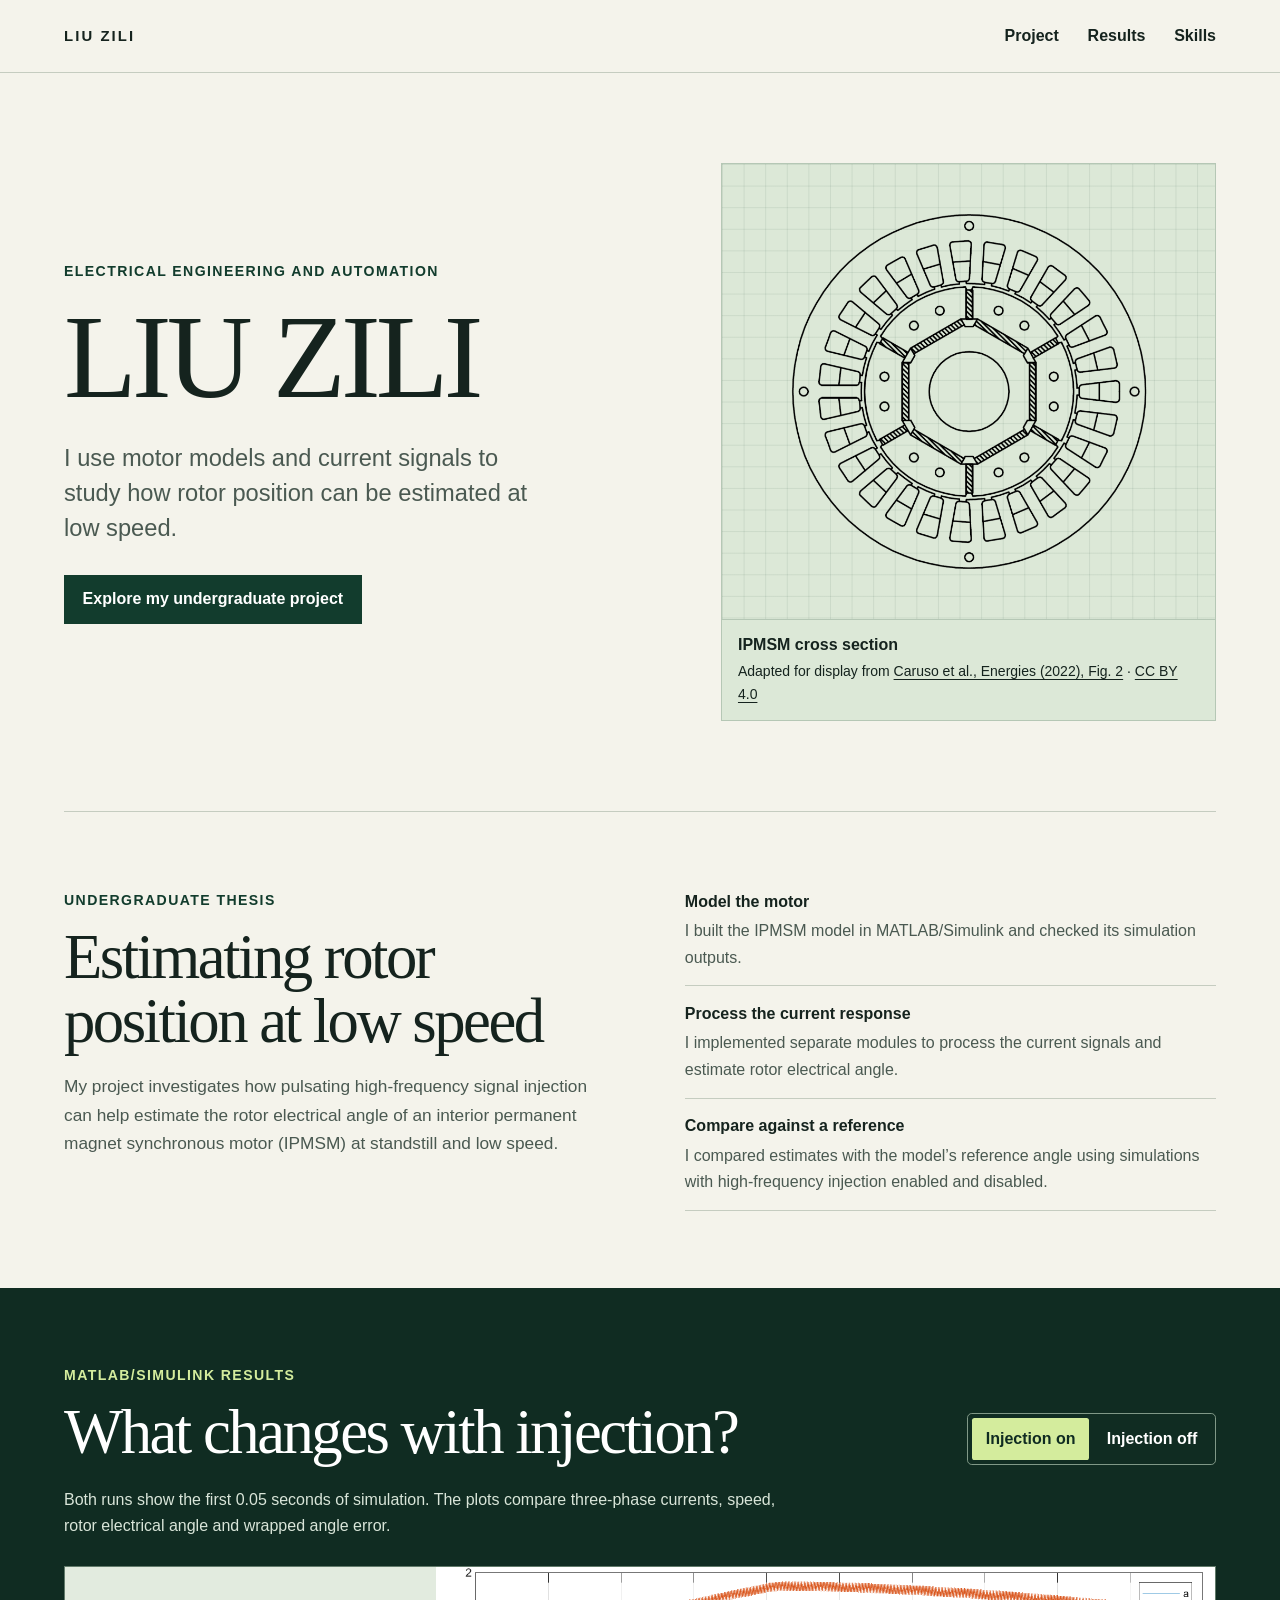
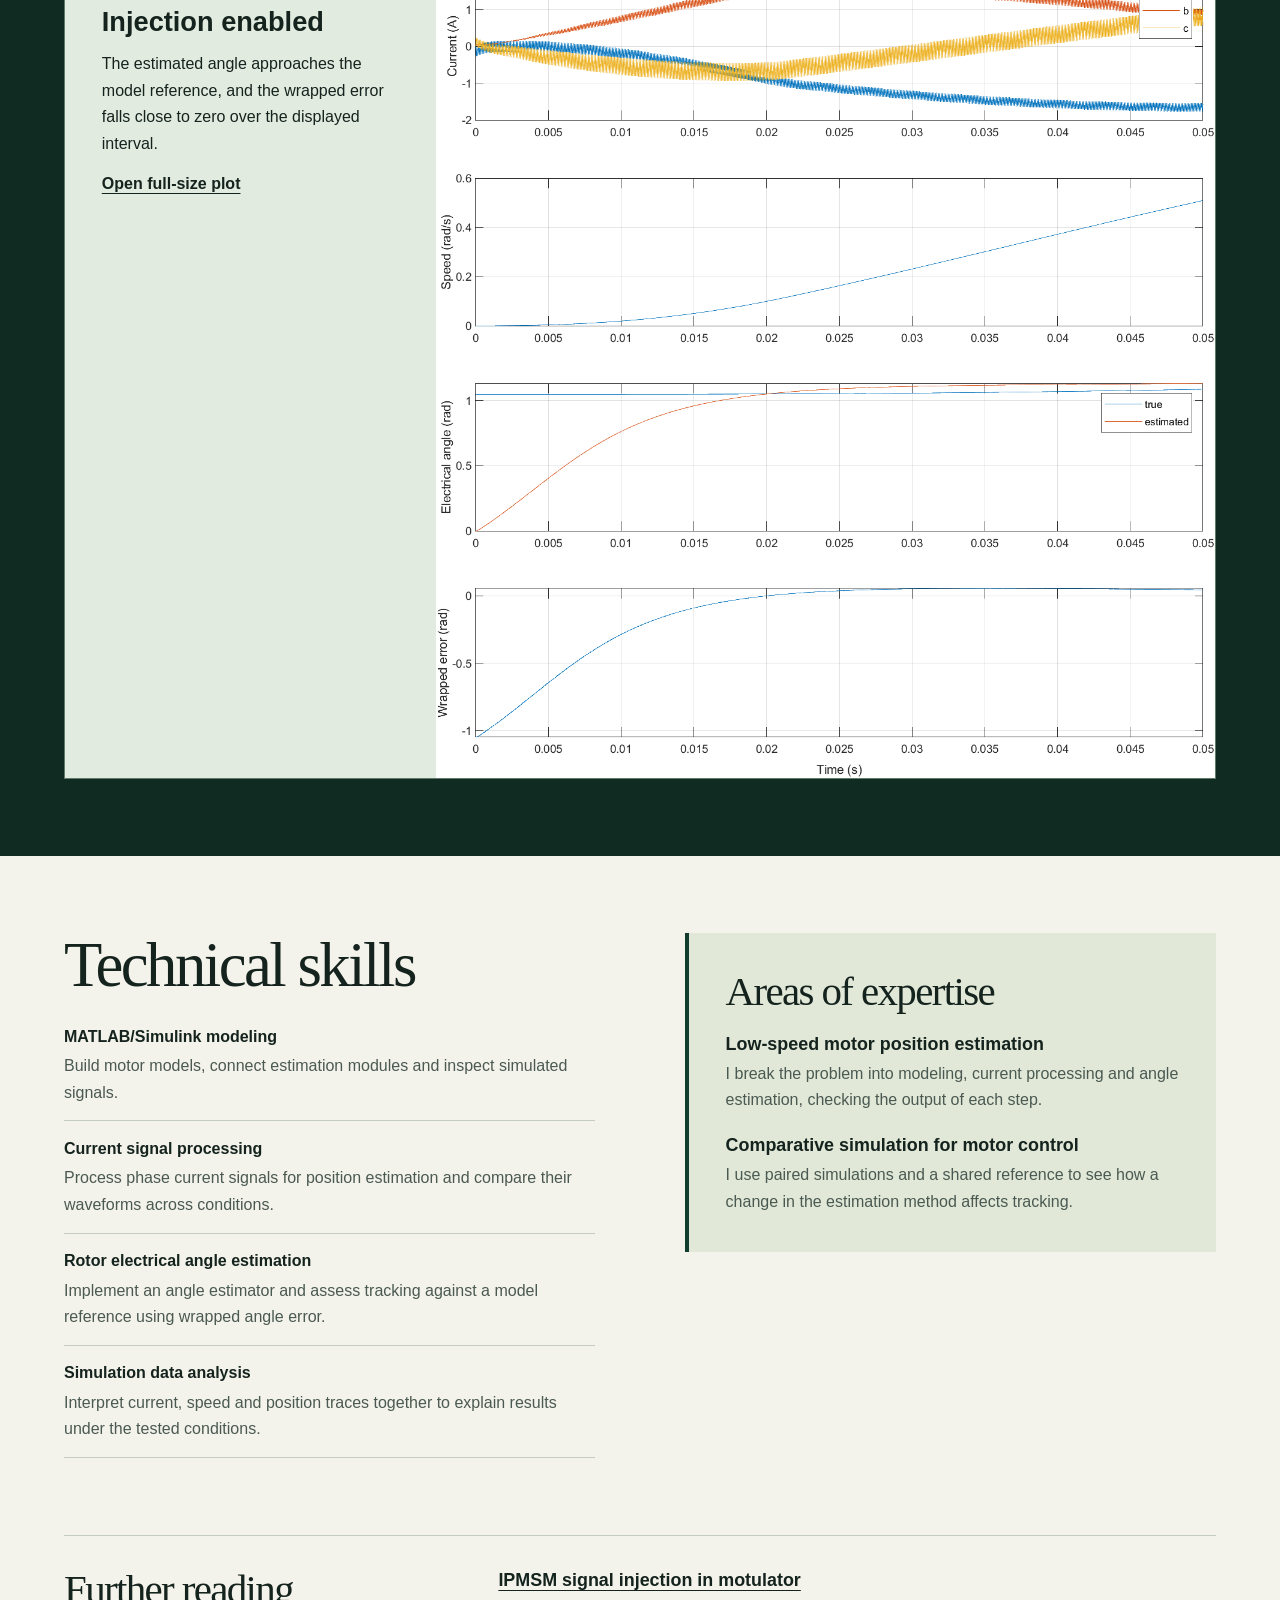
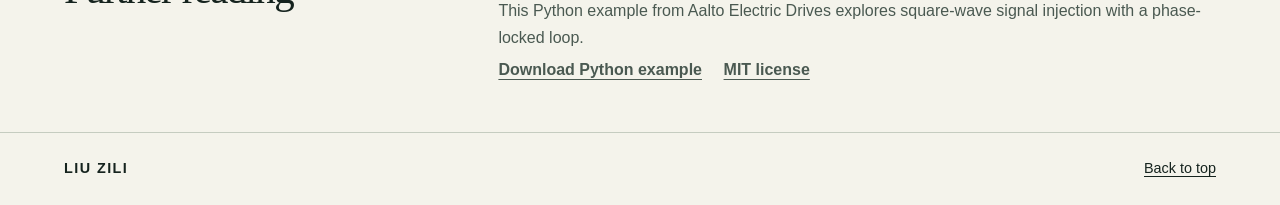
<file: v1/index.html>
<!doctype html>
<html lang="en">
<head>
  <meta charset="utf-8">
  <meta name="viewport" content="width=device-width, initial-scale=1">
  <meta name="description" content="LIU ZILI’s electrical engineering portfolio, featuring MATLAB/Simulink work on low-speed rotor position estimation.">
  <title>LIU ZILI | Electrical Engineering Portfolio</title>
  <link rel="stylesheet" href="styles.css">
  <script src="comparison.js" defer></script>
</head>
<body id="top">
  <a class="skip-link" href="#main">Skip to content</a>

  <header class="site-header">
    <div class="wrap header-inner">
      <a class="brand" href="#top">LIU ZILI</a>
      <nav aria-label="Main navigation">
        <a href="#project">Project</a>
        <a href="#results">Results</a>
        <a href="#skills">Skills</a>
      </nav>
    </div>
  </header>

  <main id="main" tabindex="-1">
    <section class="hero wrap" aria-labelledby="name">
      <div class="hero-copy">
        <p class="eyebrow">Electrical Engineering and Automation</p>
        <h1 id="name">LIU ZILI</h1>
        <p class="hero-lead">I use motor models and current signals to study how rotor position can be estimated at low speed.</p>
        <a class="button" href="#project">Explore my undergraduate project</a>
      </div>

      <figure class="hero-figure">
        <div class="diagram">
          <img src="assets/ipmsm-cross-section.png" width="1395" height="1398"
            alt="Cross section of an interior permanent magnet synchronous motor, with stator slots around a rotor containing embedded magnets."
            fetchpriority="high">
        </div>
        <figcaption>
          <strong>IPMSM cross section</strong>
          <span>Adapted for display from <a href="https://doi.org/10.3390/en15144956">Caruso et al., Energies (2022), Fig. 2</a> · <a href="https://creativecommons.org/licenses/by/4.0/">CC BY 4.0</a></span>
        </figcaption>
      </figure>
    </section>

    <section class="project-section wrap" id="project" aria-labelledby="project-heading">
      <div>
        <p class="eyebrow">Undergraduate thesis</p>
        <h2 id="project-heading">Estimating rotor position at low speed</h2>
        <p>My project investigates how pulsating high-frequency signal injection can help estimate the rotor electrical angle of an interior permanent magnet synchronous motor (IPMSM) at standstill and low speed.</p>
      </div>
      <dl class="process">
        <div>
          <dt>Model the motor</dt>
          <dd>I built the IPMSM model in MATLAB/Simulink and checked its simulation outputs.</dd>
        </div>
        <div>
          <dt>Process the current response</dt>
          <dd>I implemented separate modules to process the current signals and estimate rotor electrical angle.</dd>
        </div>
        <div>
          <dt>Compare against a reference</dt>
          <dd>I compared estimates with the model’s reference angle using simulations with high-frequency injection enabled and disabled.</dd>
        </div>
      </dl>
    </section>

    <section class="results-section" id="results" aria-labelledby="results-heading">
      <div class="wrap">
        <div class="results-heading">
          <div>
            <p class="eyebrow">MATLAB/Simulink results</p>
            <h2 id="results-heading">What changes with injection?</h2>
          </div>
          <div class="comparison-controls" role="group" aria-label="High-frequency injection" hidden>
            <button type="button" aria-pressed="true" aria-controls="injection-on">Injection on</button>
            <button type="button" aria-pressed="false" aria-controls="injection-off">Injection off</button>
          </div>
        </div>

        <p class="results-intro">Both runs show the first 0.05 seconds of simulation. The plots compare three-phase currents, speed, rotor electrical angle and wrapped angle error.</p>

        <div class="result-panels">
          <figure class="result" id="injection-on">
            <figcaption>
              <h3>Injection enabled</h3>
              <p>The estimated angle approaches the model reference, and the wrapped error falls close to zero over the displayed interval.</p>
              <a href="assets/injection-on.png">Open full-size plot</a>
            </figcaption>
            <img src="assets/injection-on.png" width="1298" height="1352" loading="lazy"
              alt="Four simulation traces with injection enabled. Phase current traces contain high-frequency oscillations, speed rises, and the estimated electrical angle approaches the reference as the wrapped error falls close to zero.">
          </figure>
          <figure class="result" id="injection-off">
            <figcaption>
              <h3>Injection disabled</h3>
              <p>The estimated angle stays at zero over the displayed interval, while the model reference remains near one radian.</p>
              <a href="assets/injection-off.png">Open full-size plot</a>
            </figcaption>
            <img src="assets/injection-off.png" width="1308" height="1026" loading="lazy"
              alt="Four simulation traces with injection disabled. Phase current traces are smooth, speed rises, and the estimated electrical angle stays at zero while the reference remains near one radian.">
          </figure>
        </div>
      </div>
    </section>

    <section class="skills-section wrap" id="skills" aria-labelledby="skills-heading">
      <div>
        <h2 id="skills-heading">Technical skills</h2>
        <dl class="skills-list">
          <div>
            <dt>MATLAB/Simulink modeling</dt>
            <dd>Build motor models, connect estimation modules and inspect simulated signals.</dd>
          </div>
          <div>
            <dt>Current signal processing</dt>
            <dd>Process phase current signals for position estimation and compare their waveforms across conditions.</dd>
          </div>
          <div>
            <dt>Rotor electrical angle estimation</dt>
            <dd>Implement an angle estimator and assess tracking against a model reference using wrapped angle error.</dd>
          </div>
          <div>
            <dt>Simulation data analysis</dt>
            <dd>Interpret current, speed and position traces together to explain results under the tested conditions.</dd>
          </div>
        </dl>
      </div>

      <div class="expertise">
        <h2>Areas of expertise</h2>
        <h3>Low-speed motor position estimation</h3>
        <p>I break the problem into modeling, current processing and angle estimation, checking the output of each step.</p>
        <h3>Comparative simulation for motor control</h3>
        <p>I use paired simulations and a shared reference to see how a change in the estimation method affects tracking.</p>
      </div>
    </section>

    <section class="references wrap" aria-labelledby="references-heading">
      <h2 id="references-heading">Further reading</h2>
      <div>
        <h3><a href="https://aalto-electric-drives.github.io/motulator/drive_examples/signal_inj/plot_2kw_ipmsm_signal_inj.html">IPMSM signal injection in motulator</a></h3>
        <p>This Python example from Aalto Electric Drives explores square-wave signal injection with a phase-locked loop.</p>
        <p class="reference-links">
          <a href="assets/plot_2kw_ipmsm_signal_inj.py" download>Download Python example</a>
          <a href="assets/LICENSE-motulator.txt">MIT license</a>
        </p>
      </div>
    </section>
  </main>

  <footer class="site-footer">
    <div class="wrap footer-inner">
      <span>LIU ZILI</span>
      <a href="#top">Back to top</a>
    </div>
  </footer>
</body>
</html>
</file>
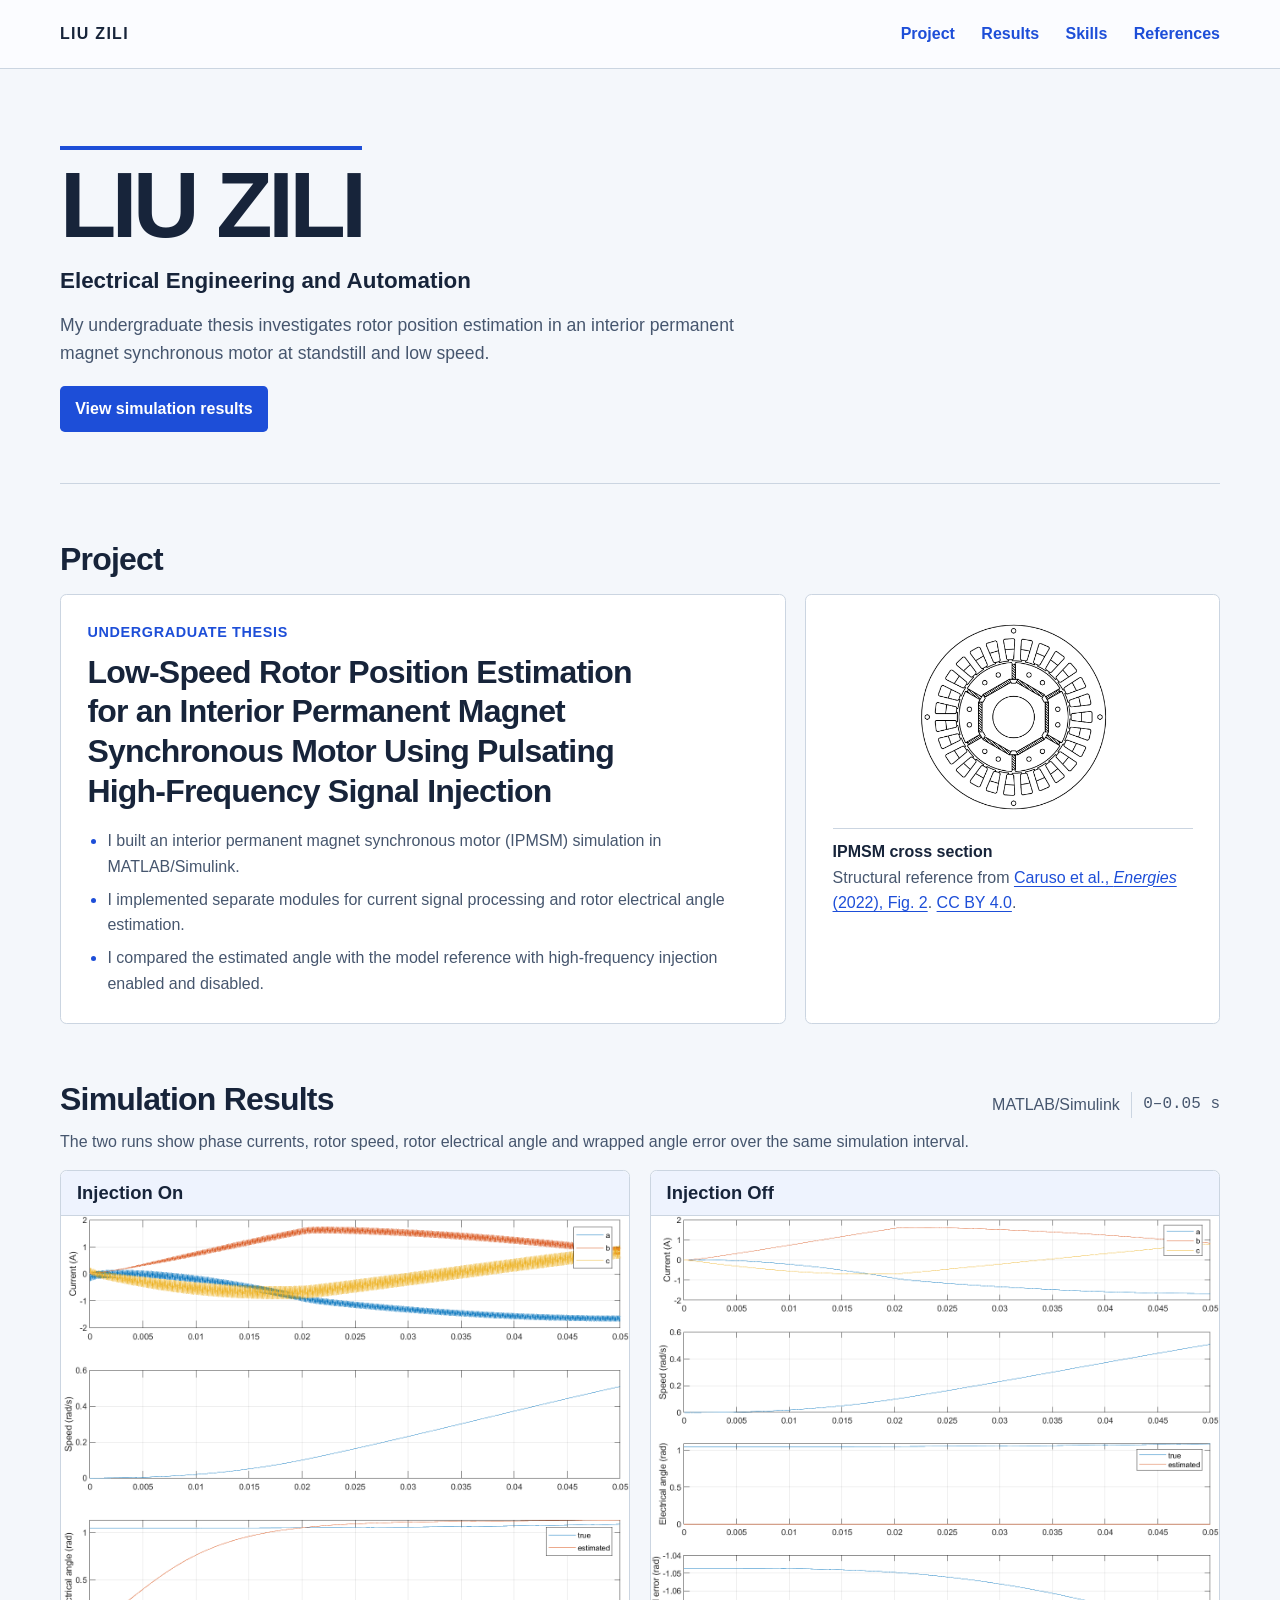
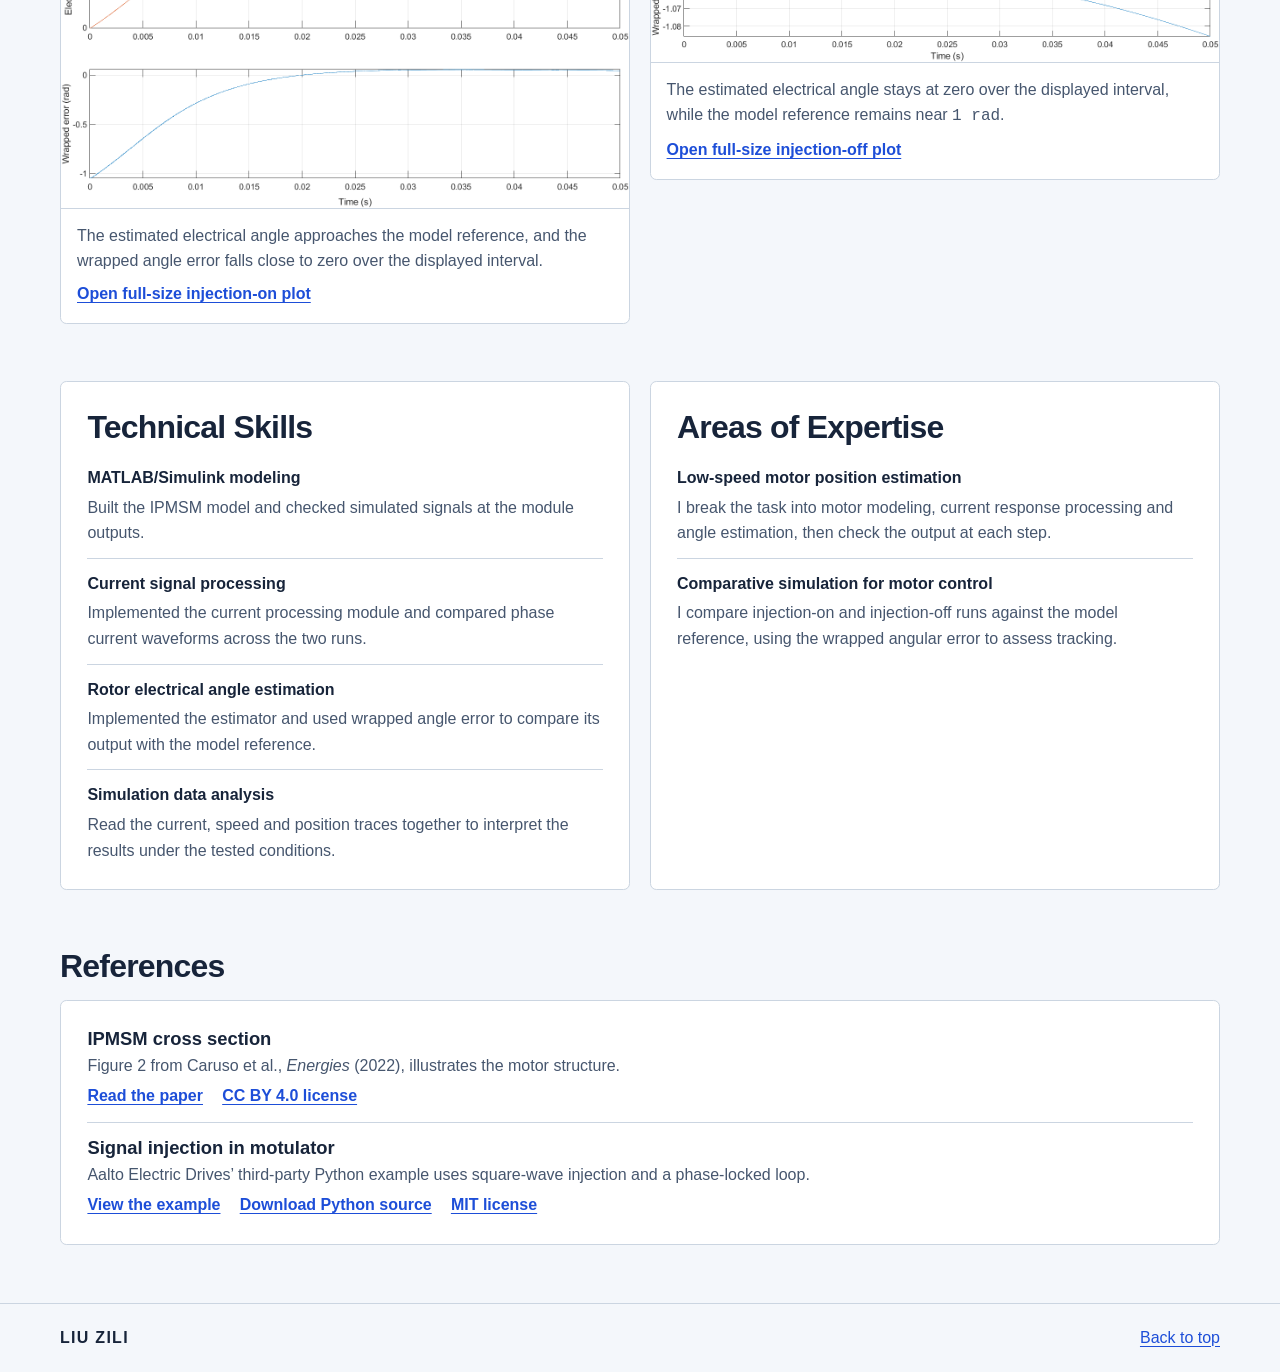
<file: v2/index.html>
<!doctype html>
<html lang="en">
<head>
  <meta charset="utf-8">
  <meta name="viewport" content="width=device-width, initial-scale=1">
  <meta name="description" content="LIU ZILI’s electrical engineering portfolio and side-by-side MATLAB/Simulink results for low-speed rotor position estimation.">
  <title>LIU ZILI | Electrical Engineering and Automation</title>
  <link rel="icon" href="assets/ipmsm-cross-section.png" type="image/png">
  <link rel="stylesheet" href="styles.css">
</head>
<body id="top">
  <a class="skip-link" href="#main">Skip to content</a>

  <header class="site-header">
    <div class="container header-inner">
      <a class="brand" href="#top">LIU ZILI</a>
      <nav aria-label="Main navigation">
        <a href="#project">Project</a>
        <a href="#results">Results</a>
        <a href="#skills">Skills</a>
        <a href="#references">References</a>
      </nav>
    </div>
  </header>

  <main class="container" id="main" tabindex="-1">
    <section class="intro" aria-labelledby="name">
      <h1 id="name">LIU ZILI</h1>
      <p class="discipline">Electrical Engineering and Automation</p>
      <p class="intro-text">My undergraduate thesis investigates rotor position estimation in an interior permanent magnet synchronous motor at standstill and low speed.</p>
      <a class="button" href="#results">View simulation results</a>
    </section>

    <section class="section" id="project" aria-labelledby="project-heading">
      <h2 id="project-heading">Project</h2>
      <div class="project-grid">
        <article class="panel project-details" aria-labelledby="thesis-title">
          <p class="label">Undergraduate thesis</p>
          <h3 id="thesis-title">Low-Speed Rotor Position Estimation for an Interior Permanent Magnet Synchronous Motor Using Pulsating High-Frequency Signal Injection</h3>
          <ul class="contributions">
            <li>I built an interior permanent magnet synchronous motor (IPMSM) simulation in MATLAB/Simulink.</li>
            <li>I implemented separate modules for current signal processing and rotor electrical angle estimation.</li>
            <li>I compared the estimated angle with the model reference with high-frequency injection enabled and disabled.</li>
          </ul>
        </article>
        <figure class="panel motor-figure">
          <img src="assets/ipmsm-cross-section.png" width="1395" height="1398"
            alt="Cross section of an IPMSM showing stator slots around a rotor with embedded magnets.">
          <figcaption>
            <strong>IPMSM cross section</strong>
            <p>Structural reference from <a href="https://doi.org/10.3390/en15144956">Caruso et al., <cite>Energies</cite> (2022), Fig. 2</a>. <a href="https://creativecommons.org/licenses/by/4.0/">CC BY 4.0</a>.</p>
          </figcaption>
        </figure>
      </div>
    </section>

    <section class="section" id="results" aria-labelledby="results-heading">
      <div class="section-heading">
        <h2 id="results-heading">Simulation Results</h2>
        <p class="simulation-meta"><span>MATLAB/Simulink</span><span class="measurement">0–0.05 s</span></p>
      </div>
      <p class="section-description">The two runs show phase currents, rotor speed, rotor electrical angle and wrapped angle error over the same simulation interval.</p>
      <div class="comparison-grid">
        <article class="panel plot" aria-labelledby="injection-on-heading">
          <h3 id="injection-on-heading">Injection On</h3>
          <figure>
            <img src="assets/injection-on.png" width="1298" height="1352" loading="lazy"
              alt="With injection on, the phase currents show high-frequency oscillations and rotor speed rises. The estimated electrical angle approaches the model reference, and the wrapped error falls close to zero.">
            <figcaption>
              <p>The estimated electrical angle approaches the model reference, and the wrapped angle error falls close to zero over the displayed interval.</p>
              <a href="assets/injection-on.png">Open full-size injection-on plot</a>
            </figcaption>
          </figure>
        </article>
        <article class="panel plot" aria-labelledby="injection-off-heading">
          <h3 id="injection-off-heading">Injection Off</h3>
          <figure>
            <img src="assets/injection-off.png" width="1308" height="1026" loading="lazy"
              alt="With injection off, the phase currents are smooth and rotor speed rises. The estimated electrical angle stays at zero while the reference stays near one radian and the wrapped error remains close to minus one radian.">
            <figcaption>
              <p>The estimated electrical angle stays at zero over the displayed interval, while the model reference remains near <span class="measurement">1 rad</span>.</p>
              <a href="assets/injection-off.png">Open full-size injection-off plot</a>
            </figcaption>
          </figure>
        </article>
      </div>
    </section>

    <section class="section skills-grid" id="skills" aria-label="Skills and expertise">
      <div class="panel skills-panel">
        <h2>Technical Skills</h2>
        <dl class="skills-list">
          <div>
            <dt>MATLAB/Simulink modeling</dt>
            <dd>Built the IPMSM model and checked simulated signals at the module outputs.</dd>
          </div>
          <div>
            <dt>Current signal processing</dt>
            <dd>Implemented the current processing module and compared phase current waveforms across the two runs.</dd>
          </div>
          <div>
            <dt>Rotor electrical angle estimation</dt>
            <dd>Implemented the estimator and used wrapped angle error to compare its output with the model reference.</dd>
          </div>
          <div>
            <dt>Simulation data analysis</dt>
            <dd>Read the current, speed and position traces together to interpret the results under the tested conditions.</dd>
          </div>
        </dl>
      </div>
      <div class="panel skills-panel">
        <h2>Areas of Expertise</h2>
        <dl class="skills-list">
          <div>
            <dt>Low-speed motor position estimation</dt>
            <dd>I break the task into motor modeling, current response processing and angle estimation, then check the output at each step.</dd>
          </div>
          <div>
            <dt>Comparative simulation for motor control</dt>
            <dd>I compare injection-on and injection-off runs against the model reference, using the wrapped angular error to assess tracking.</dd>
          </div>
        </dl>
      </div>
    </section>

    <section class="section" id="references" aria-labelledby="references-heading">
      <h2 id="references-heading">References</h2>
      <div class="panel references">
        <div>
          <h3>IPMSM cross section</h3>
          <p>Figure 2 from Caruso et al., <cite>Energies</cite> (2022), illustrates the motor structure.</p>
          <p class="resource-links">
            <a href="https://doi.org/10.3390/en15144956">Read the paper</a>
            <a href="https://creativecommons.org/licenses/by/4.0/">CC BY 4.0 license</a>
          </p>
        </div>
        <div>
          <h3>Signal injection in motulator</h3>
          <p>Aalto Electric Drives’ third-party Python example uses square-wave injection and a phase-locked loop.</p>
          <p class="resource-links">
            <a href="https://aalto-electric-drives.github.io/motulator/drive_examples/signal_inj/plot_2kw_ipmsm_signal_inj.html">View the example</a>
            <a href="assets/plot_2kw_ipmsm_signal_inj.py" download>Download Python source</a>
            <a href="assets/LICENSE-motulator.txt">MIT license</a>
          </p>
        </div>
      </div>
    </section>
  </main>

  <footer class="site-footer">
    <div class="container footer-inner">
      <span>LIU ZILI</span>
      <a href="#top">Back to top</a>
    </div>
  </footer>
</body>
</html>
</file>
<file: v1/styles.css>
:root {
  color-scheme: light;
  --paper: #f4f3eb;
  --ink: #15231e;
  --muted: #4a5951;
  --line: #c5ccc0;
  --forest: #123c2d;
  --forest-deep: #102c22;
  --lime: #d4ec9d;
  --display: "Georgia", "Times New Roman", serif;
  --body: "Segoe UI", Arial, sans-serif;
}

* { box-sizing: border-box; }

html { scroll-padding-top: 1.25rem; }

body {
  margin: 0;
  background: var(--paper);
  color: var(--ink);
  font: 1rem/1.65 var(--body);
}

[hidden] { display: none !important; }

a {
  color: inherit;
  text-underline-offset: .22em;
}

a:hover { text-decoration-thickness: 2px; }

:focus-visible {
  outline: 3px solid currentColor;
  outline-offset: 4px;
}

button { font: inherit; }

img {
  display: block;
  max-width: 100%;
  height: auto;
}

figure, dl, dd { margin: 0; }

h1, h2, h3, p { margin: 0; }

h1, h2 {
  font-family: var(--display);
  font-weight: 400;
  line-height: 1.03;
  letter-spacing: -.04em;
}

h2 { font-size: clamp(2.25rem, 4.9vw, 4rem); }
h3 { font-size: 1.12rem; line-height: 1.35; }

.wrap {
  width: min(72rem, calc(100% - 5rem));
  margin-inline: auto;
}

.skip-link {
  position: absolute;
  top: .5rem;
  left: .5rem;
  z-index: 2;
  transform: translateY(-150%);
  padding: .45rem .8rem;
  background: white;
}

.skip-link:focus { transform: none; }

.site-header { border-bottom: 1px solid var(--line); }

.header-inner, .footer-inner {
  display: flex;
  justify-content: space-between;
  align-items: center;
  gap: 1rem;
  min-height: 4.5rem;
}

.brand {
  font-size: .93rem;
  font-weight: 750;
  letter-spacing: .14em;
  text-decoration: none;
}

nav { display: flex; flex-wrap: wrap; gap: .45rem 1.8rem; }
nav a { padding-block: .28rem; text-decoration: none; font-weight: 600; }
nav a:hover { text-decoration: underline; }

.hero {
  display: grid;
  grid-template-columns: minmax(0, 1.09fr) minmax(0, .91fr);
  align-items: center;
  gap: clamp(2rem, 5vw, 5.5rem);
  padding-block: clamp(3.5rem, 7vw, 6.4rem);
}

.eyebrow {
  margin-bottom: .8rem;
  color: var(--forest);
  font-size: .88rem;
  font-weight: 750;
  letter-spacing: .1em;
  text-transform: uppercase;
}

.hero h1 { font-size: clamp(4.45rem, 9.3vw, 8.5rem); }

.hero-lead {
  max-width: 29rem;
  margin-top: 1.4rem;
  color: var(--muted);
  font-size: clamp(1.16rem, 2vw, 1.48rem);
  line-height: 1.48;
}

.button {
  display: inline-flex;
  margin-top: 1.8rem;
  align-items: center;
  min-height: 3.1rem;
  padding: .6rem 1.1rem;
  border: 1px solid var(--forest);
  background: var(--forest);
  color: white;
  font-weight: 650;
  text-decoration: none;
}

.button:hover { background: var(--forest-deep); }
.button:focus-visible { outline-color: var(--forest); }

.hero-figure {
  background: #dce8d7;
  border: 1px solid #b5c7b5;
}

.diagram {
  display: grid;
  place-items: center;
  padding: clamp(1.15rem, 3.5vw, 2.7rem);
  background-image:
    linear-gradient(to right, #294d3b18 1px, transparent 1px),
    linear-gradient(to bottom, #294d3b18 1px, transparent 1px);
  background-size: 1.35rem 1.35rem;
}

.diagram img {
  width: min(100%, 23rem);
  mix-blend-mode: multiply;
}

.hero-figure figcaption {
  display: grid;
  gap: .1rem;
  padding: .75rem 1rem .9rem;
  border-top: 1px solid #b5c7b5;
  font-size: .875rem;
}

.hero-figure strong { font-size: 1rem; }

.project-section, .skills-section {
  display: grid;
  grid-template-columns: minmax(0, 1fr) minmax(0, 1fr);
  gap: clamp(2rem, 7vw, 6rem);
  padding-block: clamp(3rem, 6vw, 5rem);
}

.project-section { border-top: 1px solid var(--line); }

.project-section p:not(.eyebrow) {
  max-width: 35rem;
  margin-top: 1.15rem;
  color: var(--muted);
  font-size: 1.08rem;
}

.process > div, .skills-list > div {
  border-bottom: 1px solid var(--line);
  padding-block: .9rem;
}

.process > div:first-child { padding-top: 0; }
dt { font-weight: 700; }
dd { margin-top: .2rem; color: var(--muted); }

.results-section {
  padding-block: clamp(3rem, 6vw, 5rem);
  background: var(--forest-deep);
  color: white;
}

.results-section .eyebrow { color: var(--lime); }

.results-heading {
  display: flex;
  gap: 1.3rem;
  align-items: end;
  justify-content: space-between;
  flex-wrap: wrap;
}

.results-intro {
  max-width: 45rem;
  margin-block: 1.35rem 1.65rem;
  color: #d9e5d9;
}

.comparison-controls {
  display: inline-flex;
  flex-wrap: wrap;
  gap: .25rem;
  padding: .25rem;
  border: 1px solid #809887;
  border-radius: .3rem;
}

.comparison-controls button {
  padding: .48rem .85rem;
  border: 0;
  border-radius: .16rem;
  background: transparent;
  color: white;
  cursor: pointer;
  font-weight: 650;
}

.comparison-controls button:hover { background: #285240; }

.comparison-controls button[aria-pressed="true"] {
  background: var(--lime);
  color: var(--forest-deep);
}

.comparison-controls button:focus-visible { outline-color: white; }

.result-panels { display: grid; gap: 1.25rem; }

.result {
  display: grid;
  grid-template-columns: minmax(0, 1fr) minmax(0, 2.1fr);
  align-items: start;
  overflow: hidden;
  border: 1px solid #617a6a;
  background: #e2ebdf;
  color: var(--ink);
}

.result figcaption { padding: clamp(1.1rem, 3.4vw, 2.3rem); }
.result h3 { font-size: clamp(1.25rem, 2.25vw, 1.7rem); }
.result p { margin-block: .7rem .9rem; }
.result a { font-weight: 650; }
.result img { width: 100%; background: white; }

.skills-list { margin-top: .75rem; }

.expertise {
  align-self: start;
  padding: clamp(1.3rem, 3.4vw, 2.3rem);
  background: #e1e8d8;
  border-left: .25rem solid var(--forest);
}

.expertise h2, .references h2 { font-size: clamp(1.9rem, 3.2vw, 2.7rem); }
.expertise h3 { margin-top: 1.25rem; }
.expertise p { margin-top: .3rem; color: var(--muted); }

.references {
  display: grid;
  grid-template-columns: minmax(0, .7fr) minmax(0, 1.3fr);
  gap: 1.2rem 3rem;
  padding-block: 2rem 3rem;
  border-top: 1px solid var(--line);
}

.references p { margin-top: .4rem; color: var(--muted); }
.reference-links { display: flex; flex-wrap: wrap; gap: .25rem 1.35rem; }
.reference-links a { font-weight: 650; }
.site-footer { border-top: 1px solid var(--line); font-size: .9rem; }
.footer-inner span { font-weight: 750; letter-spacing: .1em; }

@media (max-width: 47rem) {
  .wrap { width: calc(100% - 2rem); }
  .hero, .project-section, .skills-section, .references, .result {
    grid-template-columns: minmax(0, 1fr);
  }
  .hero h1 { font-size: clamp(3.7rem, 12vw, 6rem); }
  .hero { gap: 2.1rem; padding-top: 3rem; }
  .hero-figure { max-width: 28rem; width: 100%; }
  .results-heading { align-items: start; flex-direction: column; }
  .result figcaption { padding: 1rem; }
  .result p { margin-block: .3rem .55rem; }
}

@media (max-width: 24rem) {
  .header-inner { min-height: 0; padding-block: .7rem; gap: .35rem .7rem; flex-wrap: wrap; }
  nav { gap: .45rem 1rem; }
}
</file>
<file: v2/styles.css>
:root {
  color-scheme: light;
  --page: #f4f7fb;
  --panel: #ffffff;
  --ink: #17243a;
  --muted: #46566e;
  --accent: #1d4ed8;
  --accent-hover: #153ba6;
  --border: #cbd5e1;
  --font: "Segoe UI", Arial, sans-serif;
  --mono: Consolas, "Courier New", monospace;
}

* { box-sizing: border-box; }

html { scroll-padding-top: 1.5rem; }

body {
  margin: 0;
  background: var(--page);
  color: var(--ink);
  font: 1rem/1.6 var(--font);
}

h1, h2, h3, p, figure, dl, dd { margin: 0; }
h1, h2, h3 { line-height: 1.18; }
h2 { font-size: clamp(1.6rem, 3vw, 2rem); letter-spacing: -.025em; }
h3 { font-size: 1.15rem; }

a {
  color: var(--accent);
  text-underline-offset: .2em;
}

a:hover { color: var(--accent-hover); text-decoration-thickness: 2px; }

:focus-visible { outline: 3px solid var(--accent); outline-offset: 4px; }

img {
  display: block;
  max-width: 100%;
  height: auto;
}

.container {
  width: min(1160px, calc(100% - 64px));
  margin-inline: auto;
}

.skip-link {
  position: absolute;
  z-index: 1;
  top: .5rem;
  left: .5rem;
  transform: translateY(-160%);
  padding: .55rem .8rem;
  background: var(--panel);
}

.skip-link:focus { transform: none; }

.site-header {
  background: #fbfcff;
  border-bottom: 1px solid var(--border);
}

.header-inner, .footer-inner {
  min-height: 4.25rem;
  display: flex;
  align-items: center;
  justify-content: space-between;
  flex-wrap: wrap;
  gap: .3rem 1.4rem;
  padding-block: .5rem;
}

.brand {
  color: var(--ink);
  font-weight: 750;
  letter-spacing: .08em;
  text-decoration: none;
}

nav {
  display: flex;
  flex-wrap: wrap;
  gap: .05rem clamp(.8rem, 2.5vw, 1.65rem);
}

nav a {
  display: inline-block;
  padding-block: .4rem;
  font-weight: 600;
  text-decoration: none;
}

nav a:hover, .brand:hover { text-decoration: underline; }

.intro {
  padding-block: clamp(2.7rem, 6vw, 4.8rem) clamp(2.25rem, 4vw, 3.2rem);
  border-bottom: 1px solid var(--border);
}

.intro h1 {
  width: fit-content;
  padding-top: .65rem;
  border-top: 4px solid var(--accent);
  font-size: clamp(2.7rem, 7.2vw, 5.9rem);
  line-height: 1;
  letter-spacing: -.048em;
}

.discipline { margin-top: .65rem; font-size: clamp(1.12rem, 2.45vw, 1.4rem); font-weight: 650; }
.intro-text { margin-top: .75rem; max-width: 44rem; color: var(--muted); font-size: 1.1rem; }

.button {
  display: inline-flex;
  align-items: center;
  min-height: 2.85rem;
  margin-top: 1.2rem;
  padding: .42rem .95rem;
  background: var(--accent);
  border-radius: .3rem;
  color: white;
  font-weight: 650;
  text-decoration: none;
}

.button:hover { background: var(--accent-hover); color: white; }

.section { margin-top: clamp(2rem, 4.5vw, 3.6rem); }

.project-grid, .comparison-grid, .skills-grid {
  display: grid;
  grid-template-columns: repeat(2, minmax(0, 1fr));
  gap: 1.2rem;
}

.project-grid {
  grid-template-columns: minmax(0, 1.75fr) minmax(0, 1fr);
  margin-top: .9rem;
}

.panel {
  background: var(--panel);
  border: 1px solid var(--border);
  border-radius: .4rem;
}

.project-details, .motor-figure, .skills-panel, .references { padding: clamp(1.05rem, 2.8vw, 1.65rem); }

.label {
  color: var(--accent);
  font-size: .9rem;
  font-weight: 700;
  letter-spacing: .045em;
  text-transform: uppercase;
}

.project-details h3 {
  margin-top: .55rem;
  max-width: 37rem;
  font-size: clamp(1.34rem, 2.8vw, 2rem);
  line-height: 1.24;
  letter-spacing: -.025em;
}

.contributions {
  margin: 1.05rem 0 0;
  padding-left: 1.25rem;
  color: var(--muted);
}

.contributions li + li { margin-top: .45rem; }
.contributions li::marker { color: var(--accent); }

.motor-figure img {
  width: min(100%, 12rem);
  margin-inline: auto;
}

.motor-figure figcaption {
  margin-top: .9rem;
  padding-top: .65rem;
  border-top: 1px solid var(--border);
}

.motor-figure p, .section-description, .plot p, dd, .references p {
  color: var(--muted);
}

.section-heading {
  display: flex;
  align-items: baseline;
  justify-content: space-between;
  flex-wrap: wrap;
  gap: .45rem 1rem;
}

.simulation-meta {
  display: inline-flex;
  flex-wrap: wrap;
  align-items: center;
  gap: .3rem .7rem;
  color: var(--muted);
}

.simulation-meta .measurement {
  border-left: 1px solid var(--border);
  padding-left: .7rem;
}

.measurement { font-family: var(--mono); }
.section-description { margin-block: .6rem 1rem; }
.comparison-grid { align-items: start; }

.plot h3 {
  padding: .7rem 1rem;
  background: #eef3fe;
  border-bottom: 1px solid var(--border);
  border-radius: .4rem .4rem 0 0;
}

.plot img { width: 100%; }

.plot figcaption {
  padding: .85rem 1rem 1rem;
  border-top: 1px solid var(--border);
}

.plot figcaption a { display: inline-block; margin-top: .45rem; font-weight: 600; }

.skills-list { margin-top: .4rem; }
.skills-list > div { padding-block: .75rem; }
.skills-list > div + div { border-top: 1px solid var(--border); }
.skills-list > div:last-child { padding-bottom: 0; }
dt { font-weight: 700; }
dd, .references p { margin-top: .25rem; }

.references { margin-top: .9rem; }

.references > div + div {
  margin-top: .85rem;
  padding-top: .85rem;
  border-top: 1px solid var(--border);
}

.resource-links { display: flex; flex-wrap: wrap; gap: .15rem 1.2rem; }
.resource-links a { font-weight: 600; }
.site-footer { margin-top: clamp(2rem, 4.5vw, 3.6rem); border-top: 1px solid var(--border); }
.footer-inner span { font-weight: 750; letter-spacing: .08em; }

@media (width < 800px) {
  .container { width: calc(100% - 32px); }
  .project-grid, .comparison-grid, .skills-grid { grid-template-columns: minmax(0, 1fr); }
}
</file>
